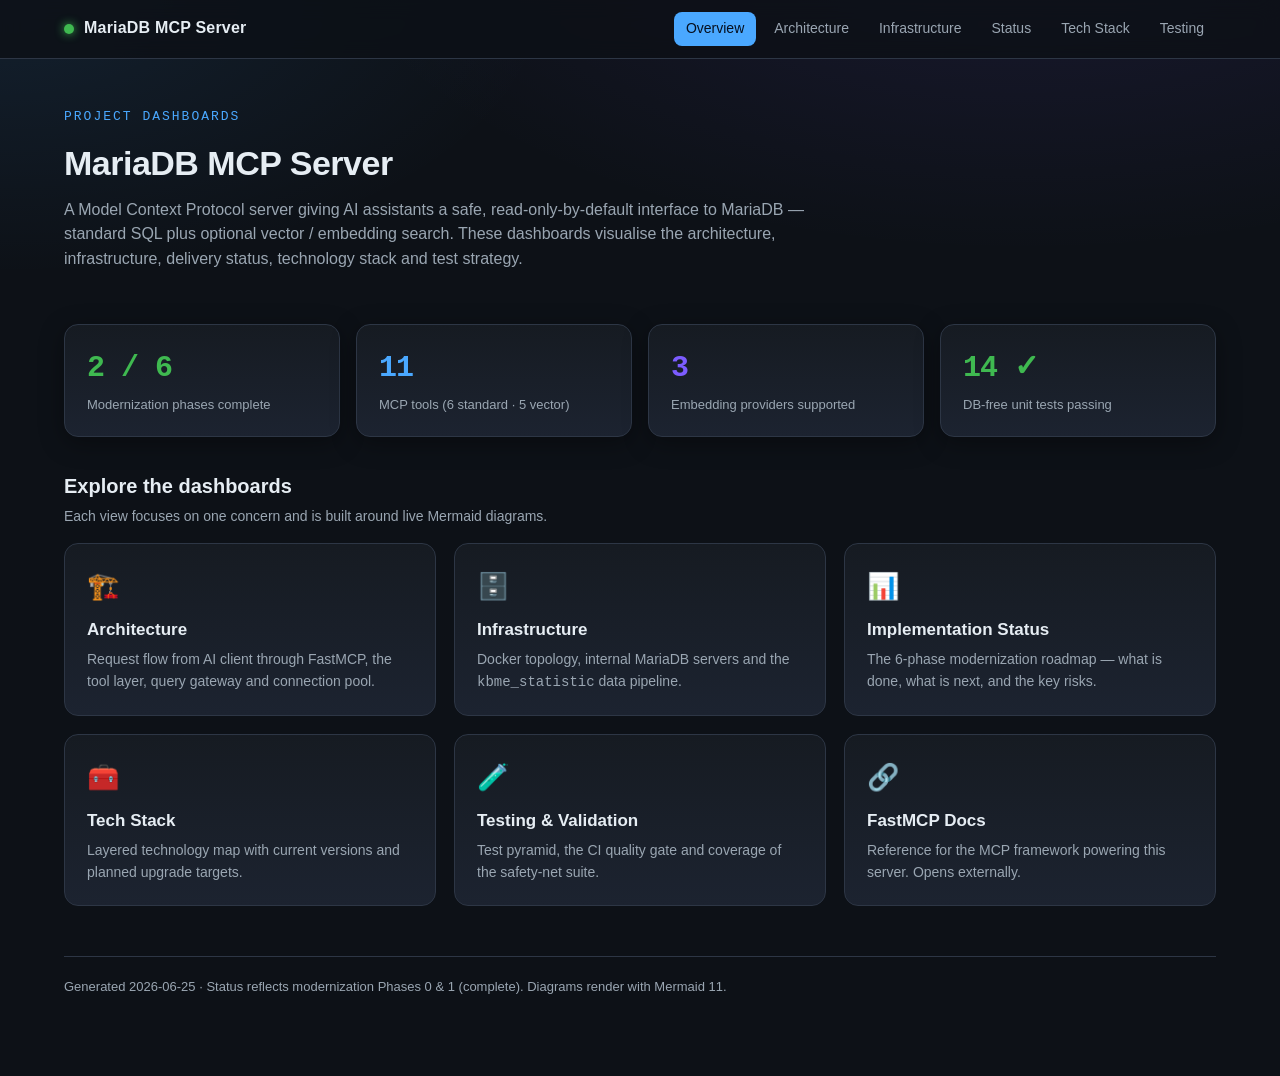
<file: docs/dashboards/index.html>
<!DOCTYPE html>
<html lang="en">
<head>
<meta charset="UTF-8" />
<meta name="viewport" content="width=device-width, initial-scale=1.0" />
<title>MariaDB MCP Server — Project Dashboards</title>
<link rel="stylesheet" href="styles.css" />
</head>
<body>
<div class="topbar">
  <div class="topbar-inner">
    <div class="brand"><span class="dot"></span> MariaDB MCP Server</div>
    <nav class="navlinks">
      <a href="index.html" class="active">Overview</a>
      <a href="architecture.html">Architecture</a>
      <a href="infrastructure.html">Infrastructure</a>
      <a href="implementation-status.html">Status</a>
      <a href="tech-stack.html">Tech Stack</a>
      <a href="testing.html">Testing</a>
    </nav>
  </div>
</div>

<div class="wrap">
  <header class="page">
    <div class="eyebrow">Project Dashboards</div>
    <h1>MariaDB MCP Server</h1>
    <p>A Model Context Protocol server giving AI assistants a safe, read-only-by-default
       interface to MariaDB — standard SQL plus optional vector / embedding search.
       These dashboards visualise the architecture, infrastructure, delivery status,
       technology stack and test strategy.</p>
  </header>

  <section class="section">
    <div class="grid cols-4">
      <div class="card metric"><span class="value green">2 / 6</span><span class="label">Modernization phases complete</span></div>
      <div class="card metric"><span class="value accent">11</span><span class="label">MCP tools (6 standard · 5 vector)</span></div>
      <div class="card metric"><span class="value violet">3</span><span class="label">Embedding providers supported</span></div>
      <div class="card metric"><span class="value green">14 ✓</span><span class="label">DB-free unit tests passing</span></div>
    </div>
  </section>

  <section class="section">
    <h2>Explore the dashboards</h2>
    <p class="sub">Each view focuses on one concern and is built around live Mermaid diagrams.</p>
    <div class="navcards">
      <a class="navcard" href="architecture.html">
        <div class="ic">🏗️</div><h3>Architecture</h3>
        <p>Request flow from AI client through FastMCP, the tool layer, query gateway and connection pool.</p>
      </a>
      <a class="navcard" href="infrastructure.html">
        <div class="ic">🗄️</div><h3>Infrastructure</h3>
        <p>Docker topology, internal MariaDB servers and the <code>kbme_statistic</code> data pipeline.</p>
      </a>
      <a class="navcard" href="implementation-status.html">
        <div class="ic">📊</div><h3>Implementation Status</h3>
        <p>The 6-phase modernization roadmap — what is done, what is next, and the key risks.</p>
      </a>
      <a class="navcard" href="tech-stack.html">
        <div class="ic">🧰</div><h3>Tech Stack</h3>
        <p>Layered technology map with current versions and planned upgrade targets.</p>
      </a>
      <a class="navcard" href="testing.html">
        <div class="ic">🧪</div><h3>Testing &amp; Validation</h3>
        <p>Test pyramid, the CI quality gate and coverage of the safety-net suite.</p>
      </a>
      <a class="navcard" href="https://gofastmcp.com" target="_blank" rel="noopener">
        <div class="ic">🔗</div><h3>FastMCP Docs</h3>
        <p>Reference for the MCP framework powering this server. Opens externally.</p>
      </a>
    </div>
  </section>

  <footer class="page">
    Generated 2026-06-25 · Status reflects modernization Phases 0 &amp; 1 (complete). Diagrams render with Mermaid 11.
  </footer>
</div>
</body>
</html>
</file>
<file: docs/dashboards/styles.css>
/* Shared styling for the MariaDB MCP dashboards */
:root {
  --bg: #0d1117;
  --bg-elev: #161b22;
  --bg-elev-2: #1c2330;
  --border: #2d3645;
  --text: #e6edf3;
  --text-dim: #9aa6b2;
  --accent: #4aa8ff;
  --accent-2: #7c5cff;
  --green: #3fb950;
  --amber: #d29922;
  --red: #f85149;
  --teal: #2dd4bf;
  --radius: 14px;
  --shadow: 0 6px 24px rgba(0, 0, 0, 0.35);
  --mono: "JetBrains Mono", "SF Mono", "Cascadia Code", Consolas, monospace;
  --sans: -apple-system, BlinkMacSystemFont, "Segoe UI", Roboto, Helvetica, Arial, sans-serif;
}

* { box-sizing: border-box; }

body {
  margin: 0;
  font-family: var(--sans);
  background: radial-gradient(1200px 600px at 80% -10%, rgba(124, 92, 255, 0.12), transparent 60%),
              radial-gradient(1000px 500px at 0% 0%, rgba(74, 168, 255, 0.10), transparent 55%),
              var(--bg);
  color: var(--text);
  line-height: 1.55;
  min-height: 100vh;
}

a { color: var(--accent); text-decoration: none; }
a:hover { text-decoration: underline; }

.wrap { max-width: 1200px; margin: 0 auto; padding: 0 24px 80px; }

/* ---- Top navigation ---- */
.topbar {
  position: sticky; top: 0; z-index: 50;
  backdrop-filter: blur(10px);
  background: rgba(13, 17, 23, 0.82);
  border-bottom: 1px solid var(--border);
}
.topbar-inner {
  max-width: 1200px; margin: 0 auto; padding: 12px 24px;
  display: flex; align-items: center; gap: 18px; flex-wrap: wrap;
}
.brand { font-weight: 700; letter-spacing: 0.2px; display: flex; align-items: center; gap: 10px; }
.brand .dot { width: 10px; height: 10px; border-radius: 50%; background: var(--green); box-shadow: 0 0 10px var(--green); }
.navlinks { display: flex; gap: 6px; flex-wrap: wrap; margin-left: auto; }
.navlinks a {
  padding: 6px 12px; border-radius: 8px; color: var(--text-dim);
  font-size: 14px; font-weight: 500;
}
.navlinks a:hover { background: var(--bg-elev-2); color: var(--text); text-decoration: none; }
.navlinks a.active { background: var(--accent); color: #06101f; }

/* ---- Header ---- */
header.page { padding: 48px 0 18px; }
header.page h1 { font-size: 34px; margin: 0 0 8px; letter-spacing: -0.5px; }
header.page p { color: var(--text-dim); margin: 0; max-width: 760px; font-size: 16px; }
.eyebrow { color: var(--accent); font-family: var(--mono); font-size: 13px; text-transform: uppercase; letter-spacing: 2px; margin-bottom: 10px; }

/* ---- Cards / sections ---- */
.section { margin-top: 34px; }
.section h2 { font-size: 20px; margin: 0 0 4px; }
.section .sub { color: var(--text-dim); margin: 0 0 16px; font-size: 14px; }

.card {
  background: linear-gradient(180deg, var(--bg-elev), var(--bg-elev-2));
  border: 1px solid var(--border);
  border-radius: var(--radius);
  box-shadow: var(--shadow);
  padding: 20px 22px;
}
.card.diagram { padding: 12px; overflow-x: auto; }

/* ---- Metric grid ---- */
.grid { display: grid; gap: 16px; }
.grid.cols-2 { grid-template-columns: repeat(2, 1fr); }
.grid.cols-3 { grid-template-columns: repeat(3, 1fr); }
.grid.cols-4 { grid-template-columns: repeat(4, 1fr); }
@media (max-width: 860px) { .grid.cols-3, .grid.cols-4 { grid-template-columns: repeat(2, 1fr); } }
@media (max-width: 560px) { .grid.cols-2, .grid.cols-3, .grid.cols-4 { grid-template-columns: 1fr; } }

.metric { display: flex; flex-direction: column; gap: 4px; }
.metric .value { font-size: 30px; font-weight: 700; font-family: var(--mono); letter-spacing: -1px; }
.metric .label { color: var(--text-dim); font-size: 13px; }
.metric .value.green { color: var(--green); }
.metric .value.amber { color: var(--amber); }
.metric .value.accent { color: var(--accent); }
.metric .value.violet { color: var(--accent-2); }

/* ---- Nav cards (index) ---- */
.navcards { display: grid; grid-template-columns: repeat(3, 1fr); gap: 18px; }
@media (max-width: 860px) { .navcards { grid-template-columns: 1fr; } }
.navcard {
  display: block; padding: 22px; border-radius: var(--radius);
  background: linear-gradient(180deg, var(--bg-elev), var(--bg-elev-2));
  border: 1px solid var(--border); transition: transform 0.15s ease, border-color 0.15s ease;
}
.navcard:hover { transform: translateY(-3px); border-color: var(--accent); text-decoration: none; }
.navcard .ic { font-size: 26px; }
.navcard h3 { margin: 10px 0 6px; font-size: 17px; color: var(--text); }
.navcard p { margin: 0; color: var(--text-dim); font-size: 14px; }

/* ---- Tables ---- */
table { width: 100%; border-collapse: collapse; font-size: 14px; }
th, td { text-align: left; padding: 10px 12px; border-bottom: 1px solid var(--border); }
th { color: var(--text-dim); font-weight: 600; font-size: 12px; text-transform: uppercase; letter-spacing: 0.6px; }
td code, .mono { font-family: var(--mono); font-size: 13px; }
tr:last-child td { border-bottom: none; }

/* ---- Badges ---- */
.badge { display: inline-block; padding: 2px 10px; border-radius: 999px; font-size: 12px; font-weight: 600; font-family: var(--mono); }
.badge.done { background: rgba(63, 185, 80, 0.16); color: var(--green); border: 1px solid rgba(63,185,80,0.4); }
.badge.todo { background: rgba(210, 153, 34, 0.16); color: var(--amber); border: 1px solid rgba(210,153,34,0.4); }
.badge.risk { background: rgba(248, 81, 73, 0.16); color: var(--red); border: 1px solid rgba(248,81,73,0.4); }
.badge.info { background: rgba(74, 168, 255, 0.16); color: var(--accent); border: 1px solid rgba(74,168,255,0.4); }

/* ---- Mermaid ---- */
.mermaid { display: flex; justify-content: center; min-width: 100%; }
.mermaid-out { display: flex; justify-content: center; min-width: 100%; }
.mermaid-error {
  color: var(--red); font-family: var(--mono); font-size: 13px; white-space: pre-wrap;
  padding: 12px 14px; border: 1px solid var(--red); border-radius: 8px;
  background: rgba(248, 81, 73, 0.08);
}
.legend { display: flex; gap: 18px; flex-wrap: wrap; margin-top: 12px; color: var(--text-dim); font-size: 13px; }
.legend span { display: inline-flex; align-items: center; gap: 6px; }
.legend i { width: 12px; height: 12px; border-radius: 3px; display: inline-block; }

footer.page { margin-top: 50px; padding-top: 20px; border-top: 1px solid var(--border); color: var(--text-dim); font-size: 13px; }

ul.tight { margin: 6px 0 0; padding-left: 20px; }
ul.tight li { margin: 4px 0; }
.note { font-size: 13px; color: var(--text-dim); }
</file>
